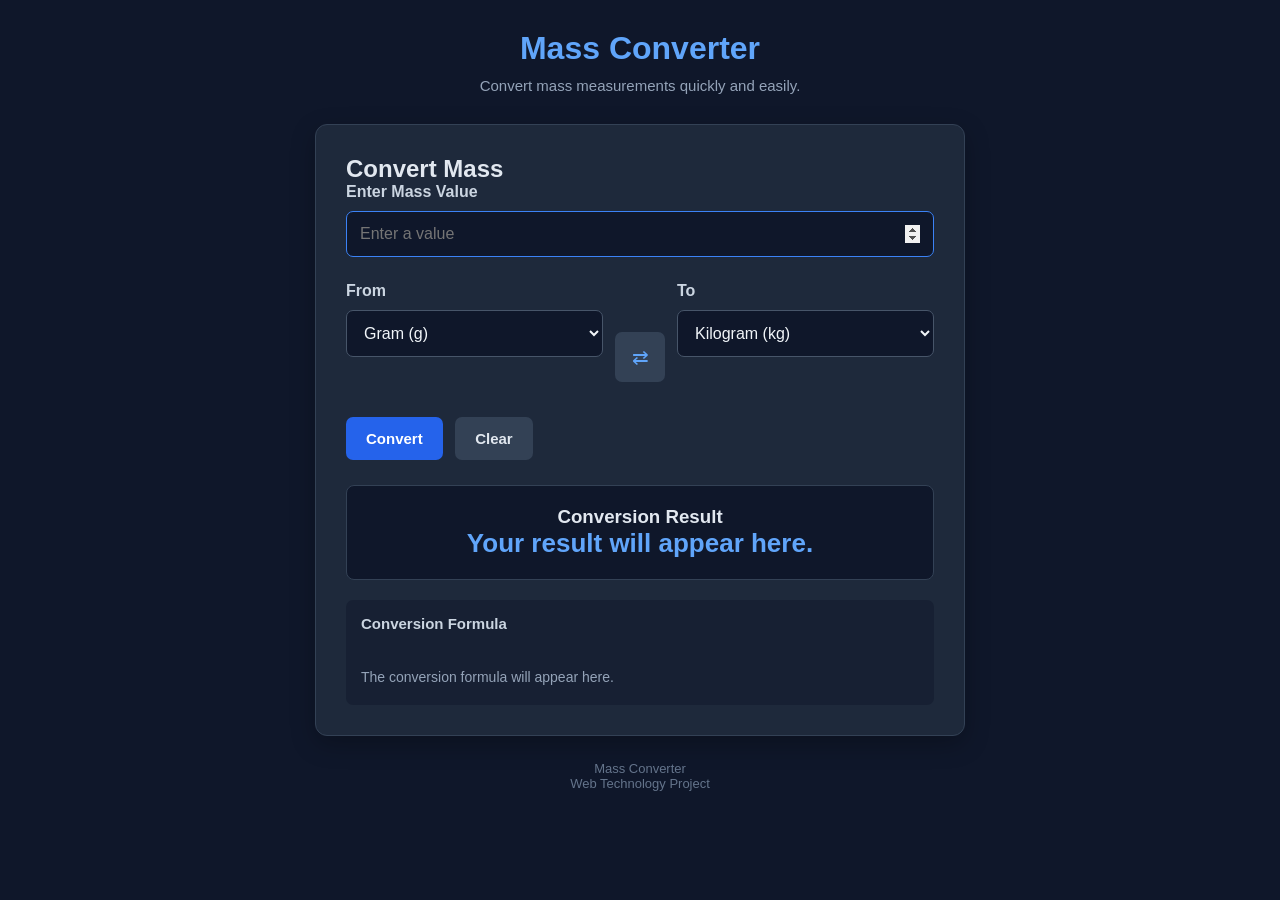
<file: mass-converter/index.html>
<!DOCTYPE html>
<html lang="en">

<head>
    <meta charset="UTF-8">
    <meta name="viewport" content="width=device-width, initial-scale=1.0">

    <title>Mass Converter</title>

    <link rel="stylesheet" href="style.css">
</head>

<body>

    <!-- Main Container -->
    <div class="container">

        <!-- Page Header -->
        <header>
            <h1>Mass Converter</h1>
            <p>Convert mass measurements quickly and easily.</p>
        </header>


        <!-- Converter Section -->
        <main>

            <section class="converter-card">

                <h2>Convert Mass</h2>

                <!-- Mass Input -->
                <div class="input-group">

                    <label for="massValue">Enter Mass Value</label>

                    <input
                        type="number"
                        id="massValue"
                        placeholder="Enter a value"
                        min="0"
                        step="any"
                    >

                </div>


                <!-- Unit Selection -->
                <div class="unit-selection">

                    <!-- Original Unit -->
                    <div class="input-group">

                        <label for="fromUnit">From</label>

                        <select id="fromUnit">

                            <optgroup label="Metric Units">
                                <option value="mg">Milligram (mg)</option>
                                <option value="cg">Centigram (cg)</option>
                                <option value="dg">Decigram (dg)</option>
                                <option value="g" selected>Gram (g)</option>
                                <option value="kg">Kilogram (kg)</option>
                                <option value="tonne">Metric Tonne (t)</option>
                            </optgroup>

                            <optgroup label="Imperial Units">
                                <option value="oz">Ounce (oz)</option>
                                <option value="lb">Pound (lb)</option>
                                <option value="stone">Stone (st)</option>
                                <option value="shortTon">US Short Ton</option>
                                <option value="longTon">UK Long Ton</option>
                            </optgroup>

                            <optgroup label="Other Units">
                                <option value="carat">Carat (ct)</option>
                                <option value="grain">Grain (gr)</option>
                                <option value="troyOunce">Troy Ounce (ozt)</option>
                            </optgroup>

                        </select>

                    </div>


                    <!-- Swap Button -->
                    <button
                        type="button"
                        id="swapButton"
                        title="Swap units"
                        aria-label="Swap units"
                    >
                        ⇄
                    </button>


                    <!-- Target Unit -->
                    <div class="input-group">

                        <label for="toUnit">To</label>

                        <select id="toUnit">

                            <optgroup label="Metric Units">
                                <option value="mg">Milligram (mg)</option>
                                <option value="cg">Centigram (cg)</option>
                                <option value="dg">Decigram (dg)</option>
                                <option value="g">Gram (g)</option>
                                <option value="kg" selected>Kilogram (kg)</option>
                                <option value="tonne">Metric Tonne (t)</option>
                            </optgroup>

                            <optgroup label="Imperial Units">
                                <option value="oz">Ounce (oz)</option>
                                <option value="lb">Pound (lb)</option>
                                <option value="stone">Stone (st)</option>
                                <option value="shortTon">US Short Ton</option>
                                <option value="longTon">UK Long Ton</option>
                            </optgroup>

                            <optgroup label="Other Units">
                                <option value="carat">Carat (ct)</option>
                                <option value="grain">Grain (gr)</option>
                                <option value="troyOunce">Troy Ounce (ozt)</option>
                            </optgroup>

                        </select>

                    </div>

                </div>


                <!-- Action Buttons -->
                <div class="button-group">

                    <button type="button" id="convertButton">
                        Convert
                    </button>

                    <button type="button" id="clearButton">
                        Clear
                    </button>

                </div>


                <!-- Error Message -->
                <p id="inputError" role="alert"></p>


                <!-- Conversion Result -->
                <div class="result-section">

                    <h3>Conversion Result</h3>

                    <p id="resultValue">Your result will appear here.</p>

                </div>


                <!-- Conversion Formula -->
                <div class="formula-section">

                    <h3>Conversion Formula</h3>

                    <p id="conversionFormula">
                        The conversion formula will appear here.
                    </p>

                </div>

            </section>

        </main>


        <!-- Footer -->
        <footer>

            <p>Mass Converter</p>

            <p>Web Technology Project</p>

        </footer>

    </div>


    <!-- JavaScript -->
    <script src="script.js"></script>

</body>

</html>
</file>
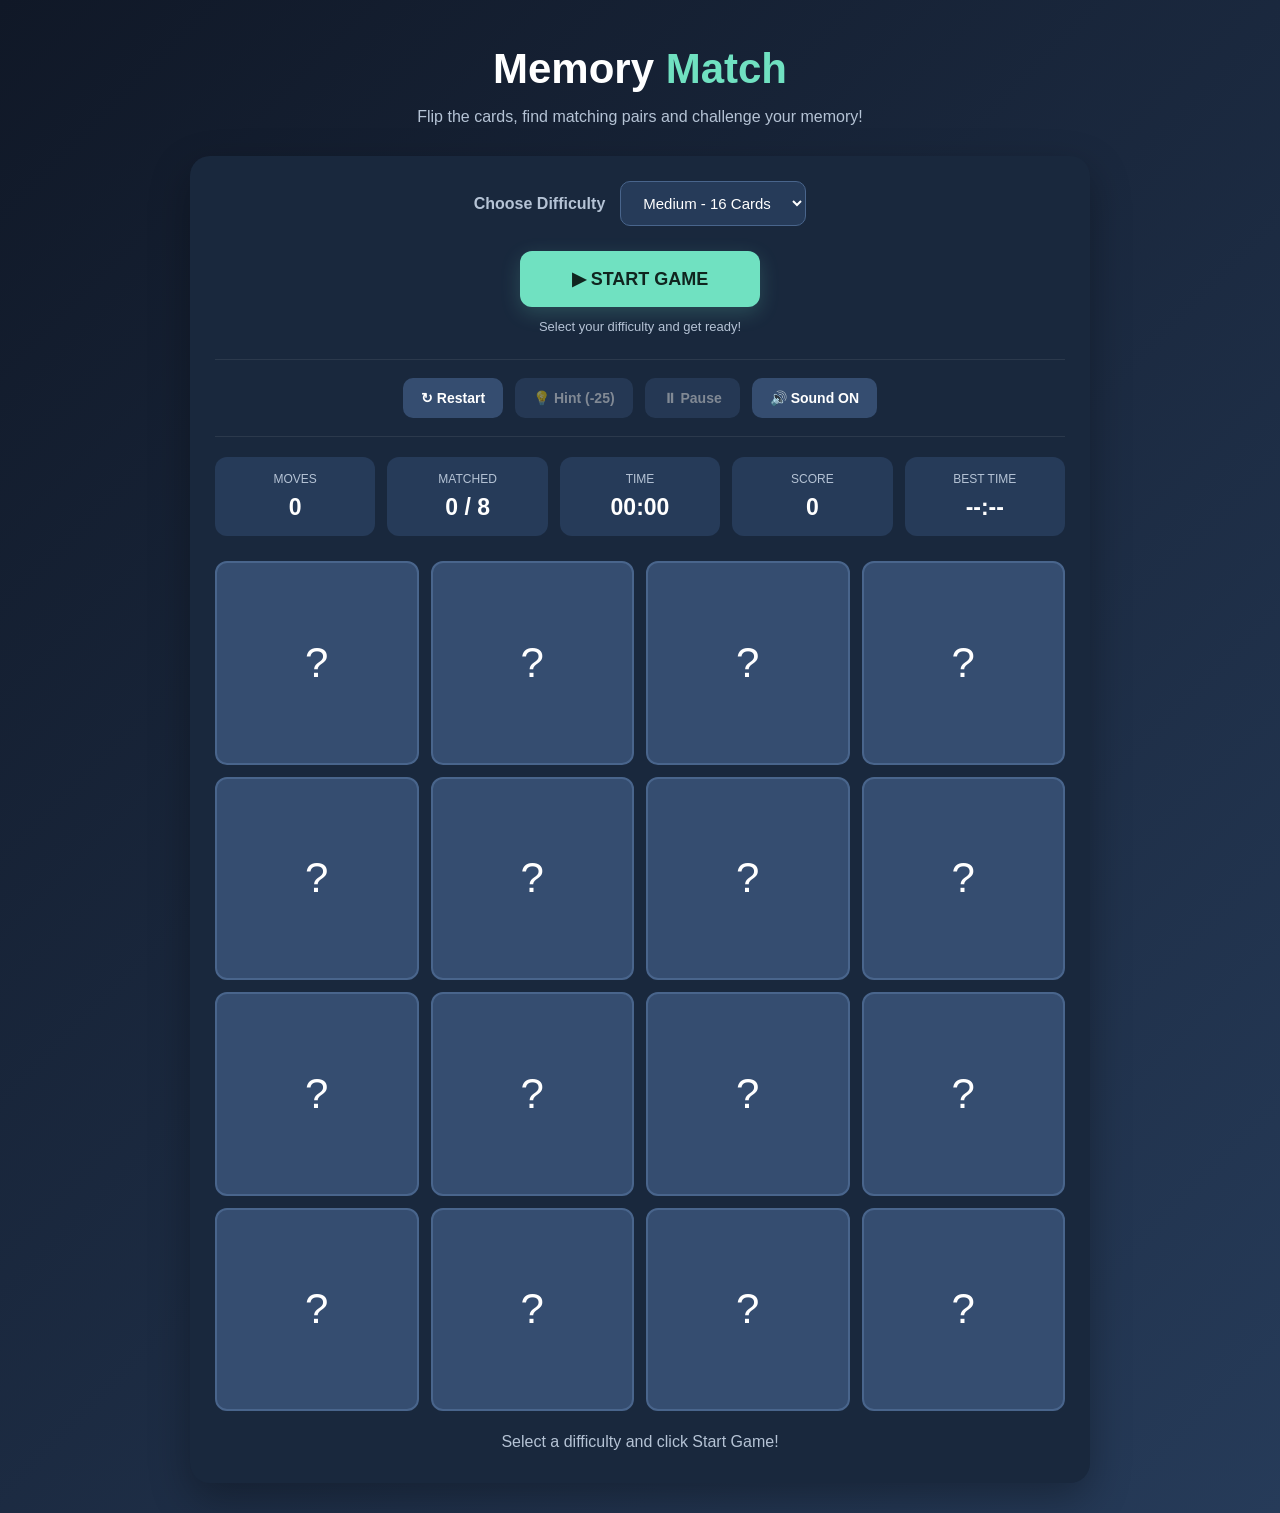
<file: Memory-Match-Game/index.html>
<!DOCTYPE html>
<html lang="en">

<head>
    <meta charset="UTF-8">
    <meta name="viewport" content="width=device-width, initial-scale=1.0">

    <title>Memory Match Challenge</title>

    <link rel="stylesheet" href="style.css">
    <script src="script.js" defer></script>
</head>

<body>

    <div class="container">

        <header>
            <h1>Memory <span>Match</span></h1>
            <p>Flip the cards, find matching pairs and challenge your memory!</p>
        </header>

        <div class="game-box">

            <!-- GAME SETUP -->
            <div class="game-setup">

                <div class="difficulty-section">
                    <label for="difficulty">Choose Difficulty</label>

                    <select id="difficulty">
                        <option value="easy">Easy - 8 Cards</option>
                        <option value="medium" selected>Medium - 16 Cards</option>
                        <option value="hard">Hard - 24 Cards</option>
                    </select>
                </div>

                <!-- PROMINENT START BUTTON -->
                <div class="start-section">

                    <button class="start-btn" id="startBtn">
                        ▶ START GAME
                    </button>

                    <p id="startStatus">
                        Select your difficulty and get ready!
                    </p>

                </div>

            </div>


            <!-- SECONDARY CONTROLS -->
            <div class="extra-controls">

                <button class="restart-btn" id="restartBtn">
                    ↻ Restart
                </button>

                <button class="restart-btn" id="hintBtn" disabled>
                    💡 Hint (-25)
                </button>

                <button class="restart-btn" id="pauseBtn" disabled>
                    ⏸ Pause
                </button>

                <button class="restart-btn" id="soundBtn">
                    🔊 Sound ON
                </button>

            </div>


            <!-- GAME STATISTICS -->
            <div class="stats">

                <div class="stat">
                    <p>MOVES</p>
                    <h2 id="moves">0</h2>
                </div>

                <div class="stat">
                    <p>MATCHED</p>
                    <h2 id="matched">0 / 8</h2>
                </div>

                <div class="stat">
                    <p>TIME</p>
                    <h2 id="timer">00:00</h2>
                </div>

                <div class="stat">
                    <p>SCORE</p>
                    <h2 id="score">0</h2>
                </div>

                <div class="stat">
                    <p>BEST TIME</p>
                    <h2 id="best">--:--</h2>
                </div>

            </div>


            <!-- MEMORY CARD BOARD -->
            <div class="board" id="board"></div>

            <p class="message" id="message">
                Select a difficulty and click Start Game!
            </p>

        </div>

    </div>


    <!-- PAUSE POPUP -->
    <div class="overlay" id="pauseOverlay">

        <div class="modal">

            <h1>⏸️</h1>

            <h2>Game Paused</h2>

            <p>Your progress is safe. Continue whenever you're ready.</p>

            <button id="resumeBtn">
                ▶ Resume Game
            </button>

        </div>

    </div>


    <!-- WINNING POPUP -->
    <div class="overlay" id="winOverlay">

        <div class="modal">

            <h1>🏆</h1>

            <h2>Congratulations!</h2>

            <p>You successfully matched all the cards!</p>

            <p>Moves: <strong id="finalMoves"></strong></p>

            <p>Time: <strong id="finalTime"></strong></p>

            <p>Final Score: <strong id="finalScore"></strong></p>

            <h3 id="performanceTitle">Excellent Work!</h3>

            <p id="performanceMessage">
                You completed the challenge!
            </p>

            <button id="playAgainBtn">
                Play Again
            </button>

        </div>

    </div>

</body>
</html>
</file>
<file: mass-converter/style.css>
/* General Reset */
* {
    margin: 0;
    padding: 0;
    box-sizing: border-box;
}

/* Page Background */
body {
    font-family: Arial, sans-serif;
    background-color: #0f172a;
    color: #e2e8f0;
    min-height: 100vh;
    padding: 30px 15px;
}

/* Main Container */
.container {
    max-width: 650px;
    margin: 0 auto;
}

/* Header */
header {
    text-align: center;
    margin-bottom: 30px;
}

header h1 {
    font-size: 32px;
    color: #60a5fa;
    margin-bottom: 10px;
}

header p {
    color: #94a3b8;
    font-size: 15px;
}

/* Converter Card */
.converter-card {
    background-color: #1e293b;
    padding: 30px;
    border-radius: 12px;
    border: 1px solid #334155;
    box-shadow: 0 8px 25px rgba(0, 0, 0, 0.25);
}

/* Input Section */
.input-group {
    margin-bottom: 25px;
}

.input-group label {
    display: block;
    margin-bottom: 10px;
    font-weight: bold;
    color: #cbd5e1;
}

input,
select {
    width: 100%;
    padding: 13px;
    border: 1px solid #475569;
    border-radius: 7px;
    background-color: #0f172a;
    color: #f1f5f9;
    font-size: 16px;
    outline: none;
}

input:focus,
select:focus {
    border-color: #3b82f6;
}

/* Unit Selection */
.unit-selection {
    display: grid;
    grid-template-columns: 1fr 50px 1fr;
    gap: 12px;
    align-items: end;
    margin-bottom: 25px;
}

.unit-selection label {
    display: block;
    margin-bottom: 10px;
    color: #cbd5e1;
    font-weight: bold;
}

#swapButton {
    background-color: #334155;
    color: #60a5fa;
    border: none;
    border-radius: 7px;
    padding: 13px 8px;
    font-size: 20px;
    cursor: pointer;
}

#swapButton:hover {
    background-color: #475569;
}

/* Buttons */
button {
    cursor: pointer;
    transition: background-color 0.2s ease;
}

#convertButton,
#clearButton {
    padding: 13px 20px;
    border: none;
    border-radius: 7px;
    font-size: 15px;
    font-weight: bold;
    margin-right: 8px;
    margin-top: 10px;
}

#convertButton {
    background-color: #2563eb;
    color: white;
}

#convertButton:hover {
    background-color: #1d4ed8;
}

#clearButton {
    background-color: #334155;
    color: #e2e8f0;
}

#clearButton:hover {
    background-color: #475569;
}

/* Error Message */
#inputError {
    color: #f87171;
    font-size: 14px;
    margin-top: 12px;
}

/* Result Section */
.result-section {
    background-color: #0f172a;
    border: 1px solid #334155;
    border-radius: 8px;
    padding: 20px;
    margin-top: 25px;
    text-align: center;
}

.result-section h2 {
    color: #94a3b8;
    font-size: 17px;
    margin-bottom: 12px;
}

#resultValue {
    color: #60a5fa;
    font-size: 26px;
    font-weight: bold;
    overflow-wrap: anywhere;
}

/* Formula Section */
.formula-section {
    margin-top: 20px;
    padding: 15px;
    background-color: #172033;
    border-radius: 7px;
}

.formula-section h3 {
    color: #cbd5e1;
    font-size: 15px;
    margin-bottom: 10px;
}

#conversionFormula {
    color: #94a3b8;
    font-size: 14px;
    line-height: 1.7;
    overflow-wrap: anywhere;
    white-space: pre-line;
}

/* Footer */
footer {
    text-align: center;
    margin-top: 25px;
    color: #64748b;
    font-size: 13px;
}

/* Mobile Responsive Design */
@media (max-width: 500px) {
    body {
        padding: 20px 12px;
    }

    .converter-card {
        padding: 20px;
    }

    header h1 {
        font-size: 27px;
    }

    .unit-selection {
        grid-template-columns: 1fr;
        gap: 15px;
    }

    #swapButton {
        width: 45px;
        justify-self: center;
    }

    #convertButton,
    #clearButton {
        width: 100%;
        margin-right: 0;
    }
}
</file>
<file: Memory-Match-Game/style.css>
* {
    margin: 0;
    padding: 0;
    box-sizing: border-box;
}

body {
    min-height: 100vh;
    font-family: Arial, sans-serif;
    background: linear-gradient(135deg, #101827, #263b59);
    color: white;
    padding: 30px 15px;
}

.container {
    max-width: 900px;
    margin: auto;
}

header {
    text-align: center;
    margin-bottom: 30px;
}

header h1 {
    font-size: 42px;
    margin: 15px 0;
}

header h1 span {
    color: #70e1c1;
}

header p {
    color: #b5c3d5;
}

.game-box {
    background: #19283d;
    padding: 25px;
    border-radius: 20px;
    box-shadow: 0 15px 40px rgba(0,0,0,.3);
}

/* GAME SETUP */

.game-setup {
    display: flex;
    flex-direction: column;
    align-items: center;
    gap: 25px;
    margin-bottom: 25px;
}

.difficulty-section {
    display: flex;
    align-items: center;
    gap: 15px;
}

.difficulty-section label {
    font-weight: bold;
    color: #b5c3d5;
}

select {
    padding: 12px 18px;
    border-radius: 10px;
    font-size: 15px;
    border: 1px solid #49658c;
    background: #263b59;
    color: white;
    cursor: pointer;
}

/* MAIN START BUTTON */

.start-section {
    text-align: center;
    width: 100%;
}

.start-btn {
    background: #70e1c1;
    color: #10251f;
    padding: 17px 45px;
    border-radius: 12px;
    font-size: 18px;
    font-weight: bold;
    min-width: 240px;
    box-shadow: 0 6px 20px rgba(112,225,193,.2);
    border: none;
    cursor: pointer;
    transition: .3s;
}

.start-btn:hover:not(:disabled) {
    background: #8cf3d3;
    transform: translateY(-4px);
    box-shadow: 0 10px 25px rgba(112,225,193,.35);
}

.start-btn:disabled {
    background: #3c9c85;
    color: white;
    cursor: default;
    opacity: 1;
    transform: none;
}

#startStatus {
    color: #b5c3d5;
    font-size: 13px;
    margin-top: 12px;
}


/* SECONDARY CONTROLS */

.extra-controls {
    display: flex;
    justify-content: center;
    flex-wrap: wrap;
    gap: 12px;
    padding: 18px 0;
    margin-bottom: 20px;
    border-top: 1px solid rgba(255,255,255,.08);
    border-bottom: 1px solid rgba(255,255,255,.08);
}

button {
    padding: 12px 18px;
    border-radius: 10px;
    font-size: 14px;
    border: none;
    font-weight: bold;
    cursor: pointer;
    transition: .3s;
}

button:hover:not(:disabled) {
    transform: translateY(-3px);
    filter: brightness(1.1);
}

button:active:not(:disabled) {
    transform: scale(.96);
}

button:disabled {
    cursor: not-allowed;
    opacity: .45;
}

.restart-btn {
    background: #354d70;
    color: white;
}

#soundBtn {
    background: #354d70;
}

#hintBtn:hover:not(:disabled) {
    background: #a77b36;
}

#pauseBtn:hover:not(:disabled) {
    background: #526e99;
}


/* STATISTICS */

.stats {
    display: grid;
    grid-template-columns: repeat(5, 1fr);
    gap: 12px;
    margin-bottom: 25px;
}

.stat {
    text-align: center;
    background: #263b59;
    padding: 15px 8px;
    border-radius: 12px;
}

.stat p {
    color: #b5c3d5;
    font-size: 12px;
    margin-bottom: 8px;
}

.stat h2 {
    font-size: 23px;
}


/* MEMORY BOARD */

.board {
    display: grid;
    grid-template-columns: repeat(4, 1fr);
    gap: 12px;
}

.board.hard {
    grid-template-columns: repeat(6, 1fr);
}

.card {
    aspect-ratio: 1;
    border-radius: 12px;
    background: #354d70;
    display: flex;
    align-items: center;
    justify-content: center;
    font-size: clamp(25px, 5vw, 42px);
    cursor: pointer;
    transition: transform .3s, background .3s;
    border: 2px solid #49658c;
    user-select: none;
}

.card:hover:not(.flipped):not(.matched) {
    transform: translateY(-4px);
}

.card.flipped,
.card.matched {
    background: #e5f4ff;
    color: #17253a;
    border-color: #70e1c1;
}

.card.matched {
    background: #c8f7e5;
    cursor: default;
}

/* HINT EFFECT */

.card.hint {
    animation: hintPulse .5s ease-in-out 3;
    border-color: #ffd166;
}

@keyframes hintPulse {
    50% {
        transform: scale(1.08);
        box-shadow: 0 0 20px rgba(255,209,102,.8);
    }
}


/* MESSAGE */

.message {
    text-align: center;
    margin-top: 22px;
    color: #b5c3d5;
    min-height: 25px;
}

.message strong {
    color: #70e1c1;
}


/* POPUPS */

.overlay {
    display: none;
    position: fixed;
    inset: 0;
    background: rgba(0,0,0,.8);
    justify-content: center;
    align-items: center;
    padding: 20px;
    z-index: 100;
    backdrop-filter: blur(5px);
}

.overlay.show {
    display: flex;
    animation: fadeIn .25s ease;
}

@keyframes fadeIn {
    from {
        opacity: 0;
    }

    to {
        opacity: 1;
    }
}

.modal {
    background: #19283d;
    padding: 35px;
    border-radius: 20px;
    text-align: center;
    max-width: 400px;
    width: 100%;
    box-shadow: 0 15px 40px rgba(0,0,0,.4);
}

.modal h1 {
    font-size: 45px;
}

.modal h2 {
    margin: 15px 0;
    color: #70e1c1;
}

.modal h3 {
    color: #70e1c1;
    margin: 20px 0 10px;
}

.modal p {
    color: #b5c3d5;
    margin-bottom: 15px;
    line-height: 1.5;
}

.modal strong {
    color: #70e1c1;
}

.modal button {
    background: #70e1c1;
    color: #10251f;
    margin-top: 15px;
    width: 100%;
}


/* RESPONSIVE DESIGN */

@media(max-width: 700px) {

    .stats {
        grid-template-columns: repeat(3, 1fr);
    }

    .difficulty-section {
        flex-direction: column;
    }

    .extra-controls button {
        flex: 1 1 40%;
    }

}

@media(max-width: 550px) {

    body {
        padding: 20px 10px;
    }

    header h1 {
        font-size: 34px;
    }

    .game-box {
        padding: 15px;
    }

    .stats {
        grid-template-columns: repeat(2, 1fr);
    }

    .start-btn {
        width: 100%;
    }

    .extra-controls {
        gap: 8px;
    }

    .extra-controls button {
        flex: 1 1 100%;
    }

    .board {
        gap: 8px;
    }

    .board.hard {
        grid-template-columns: repeat(4, 1fr);
    }

    .modal {
        padding: 25px;
    }

}
</file>
